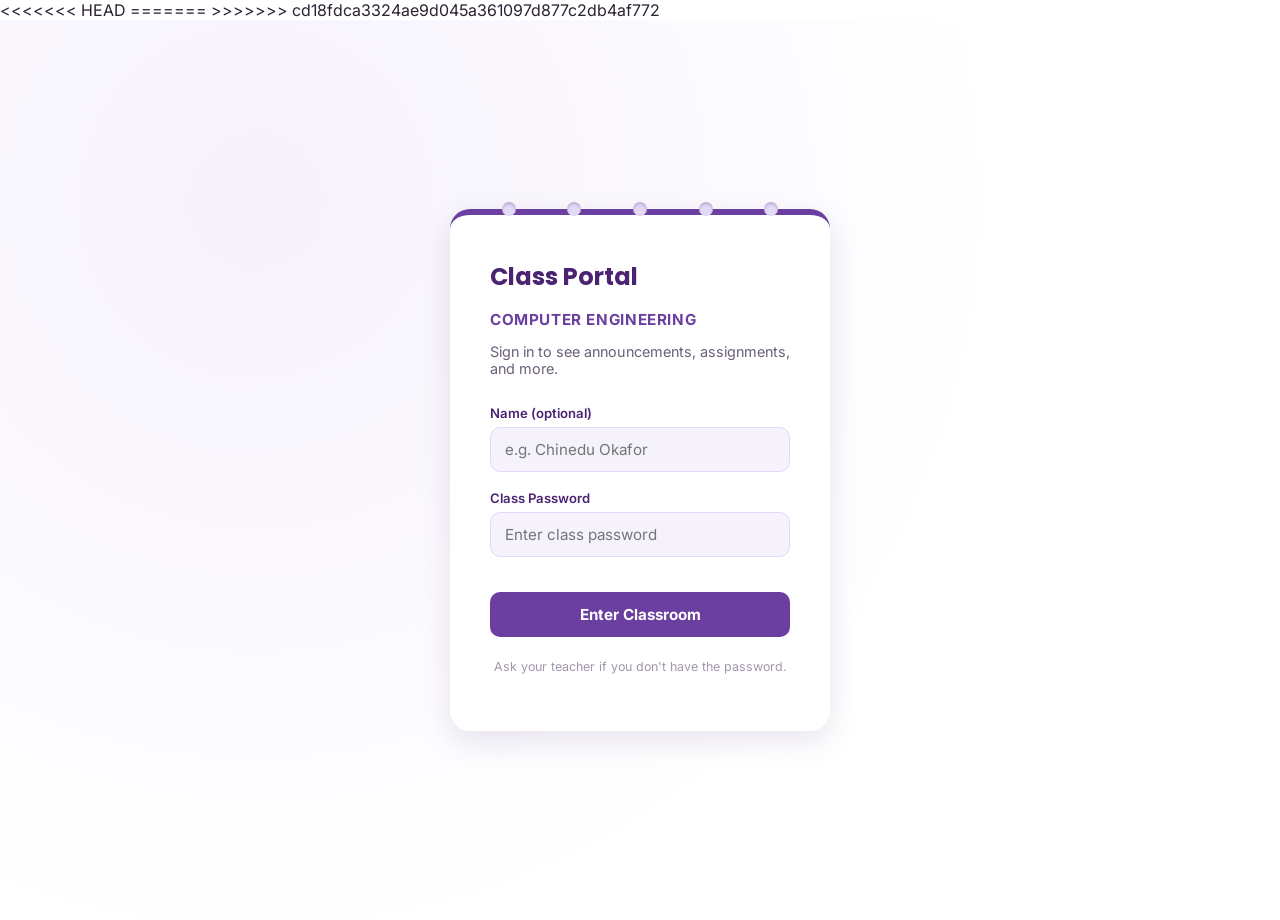
<file: index.html>
<!DOCTYPE html>
<html lang="en">
<head>
<meta charset="UTF-8" />
<meta name="viewport" content="width=device-width, initial-scale=1.0" />
<<<<<<< HEAD
<link rel="manifest" href="manifest.json" />
<meta name="theme-color" content="#6B3FA0" />
<link rel="icon" href="icons/icon-192.png" />
<link rel="apple-touch-icon" href="icons/icon-192.png" />
<meta name="mobile-web-app-capable" content="yes" />
<meta name="apple-mobile-web-app-capable" content="yes" />
<meta name="apple-mobile-web-app-status-bar-style" content="black-translucent" />

=======
>>>>>>> cd18fdca3324ae9d045a361097d877c2db4af772
<title>Class Portal — Sign In</title>
<link rel="stylesheet" href="css/style.css" />
</head>
<body>

<div class="auth-wrap">
  <div class="auth-card">
    <div class="ring-row">
      <span class="hole"></span><span class="hole"></span><span class="hole"></span>
      <span class="hole"></span><span class="hole"></span>
    </div>
    <h1>Class Portal</h1>
    <p class="class-name">Computer Engineering</p>
    <p class="sub">Sign in to see announcements, assignments, and more.</p>

    <form id="loginForm" novalidate>
      <div class="field">
        <label for="studentName">Name (optional)</label>
        <input type="text" id="studentName" placeholder="e.g. Chinedu Okafor" autocomplete="name" />
      </div>
      <div class="field">
        <label for="password">Class Password</label>
        <input type="password" id="password" placeholder="Enter class password" required autocomplete="current-password" />
      </div>
      <div class="error-msg" id="errorMsg"></div>
      <button type="submit" class="submit-btn">Enter Classroom</button>
    </form>

    <p class="hint">Ask your teacher if you don't have the password.</p>
  </div>
</div>

<script src="js/app.js"></script>
</body>
</html>
</file>
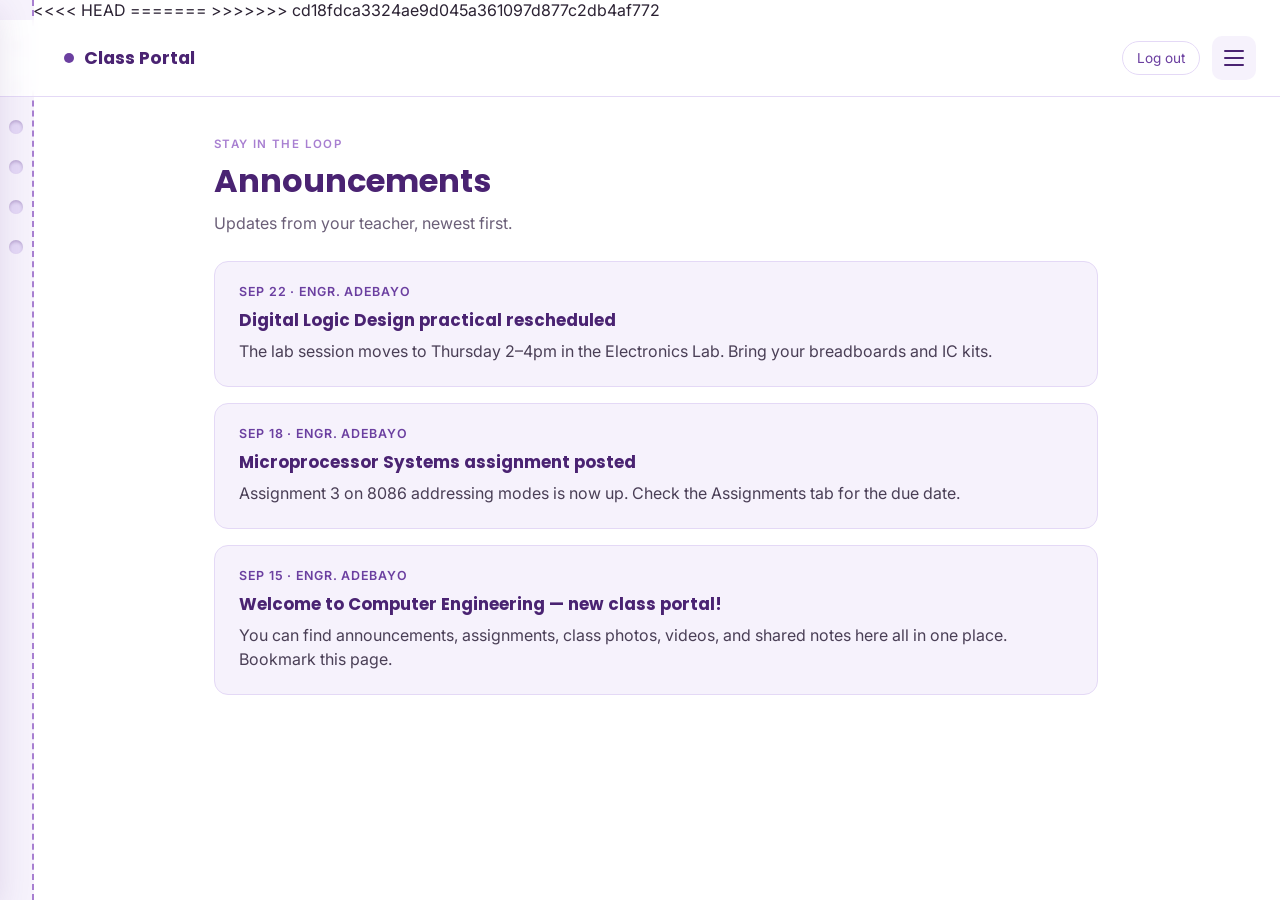
<file: announcements.html>
<!DOCTYPE html>
<html lang="en">
<head>
<meta charset="UTF-8" />
<meta name="viewport" content="width=device-width, initial-scale=1.0" />
<<<<<<< HEAD
<link rel="manifest" href="manifest.json" />
<meta name="theme-color" content="#6B3FA0" />
<link rel="icon" href="icons/icon-192.png" />
<link rel="apple-touch-icon" href="icons/icon-192.png" />
<meta name="mobile-web-app-capable" content="yes" />
<meta name="apple-mobile-web-app-capable" content="yes" />
<meta name="apple-mobile-web-app-status-bar-style" content="black-translucent" />

=======
>>>>>>> cd18fdca3324ae9d045a361097d877c2db4af772
<title>Class Portal — Announcements</title>
<link rel="stylesheet" href="css/style.css" />
</head>
<body>
<div class="notebook-edge">
  <span class="hole"></span><span class="hole"></span><span class="hole"></span>
  <span class="hole"></span><span class="hole"></span><span class="hole"></span>
</div>

<header class="topbar">
  <div class="brand"><span class="dot"></span>Class Portal</div>
  <div style="display:flex; align-items:center; gap:12px;">
    <a href="#" class="logout-link" onclick="logout(); return false;">Log out</a>
    <button class="hamburger" id="hamburger" aria-label="Open menu"><span></span><span></span><span></span></button>
  </div>
</header>

<div class="nav-overlay" id="navOverlay"></div>
<nav class="side-nav" id="sideNav">
  <button class="nav-close" id="navClose" aria-label="Close menu">&times;</button>
  <div class="side-brand">📘 Menu</div>
  <a href="dashboard.html" data-page="dashboard.html">Home</a>
  <a href="announcements.html" data-page="announcements.html">Announcements</a>
  <a href="assignments.html" data-page="assignments.html">Assignments</a>
  <a href="members.html" data-page="members.html">Class Members</a>
  <a href="settings.html" data-page="settings.html">Light Mode <span class="tag">theme</span></a>
  <a href="photos.html" data-page="photos.html">Class Photos</a>
  <a href="videos.html" data-page="videos.html">Class Videos</a>
  <a href="notes.html" data-page="notes.html">Notes</a>
</nav>

<main class="page">

  <div class="page-header">
    <span class="eyebrow">Stay in the loop</span>
    <h1>Announcements</h1>
    <p>Updates from your teacher, newest first.</p>
  </div>

  <div class="card">
    <span class="meta">Sep 22 &middot; Engr. Adebayo</span>
    <h3>Digital Logic Design practical rescheduled</h3>
    <p>The lab session moves to Thursday 2–4pm in the Electronics Lab. Bring your breadboards and IC kits.</p>
  </div>
  <div class="card">
    <span class="meta">Sep 18 &middot; Engr. Adebayo</span>
    <h3>Microprocessor Systems assignment posted</h3>
    <p>Assignment 3 on 8086 addressing modes is now up. Check the Assignments tab for the due date.</p>
  </div>
  <div class="card">
    <span class="meta">Sep 15 &middot; Engr. Adebayo</span>
    <h3>Welcome to Computer Engineering — new class portal!</h3>
    <p>You can find announcements, assignments, class photos, videos, and shared notes here all in one place. Bookmark this page.</p>
  </div>

</main>

<script src="js/app.js"></script>
<script>requireAuth();</script>
</body>
</html>
</file>
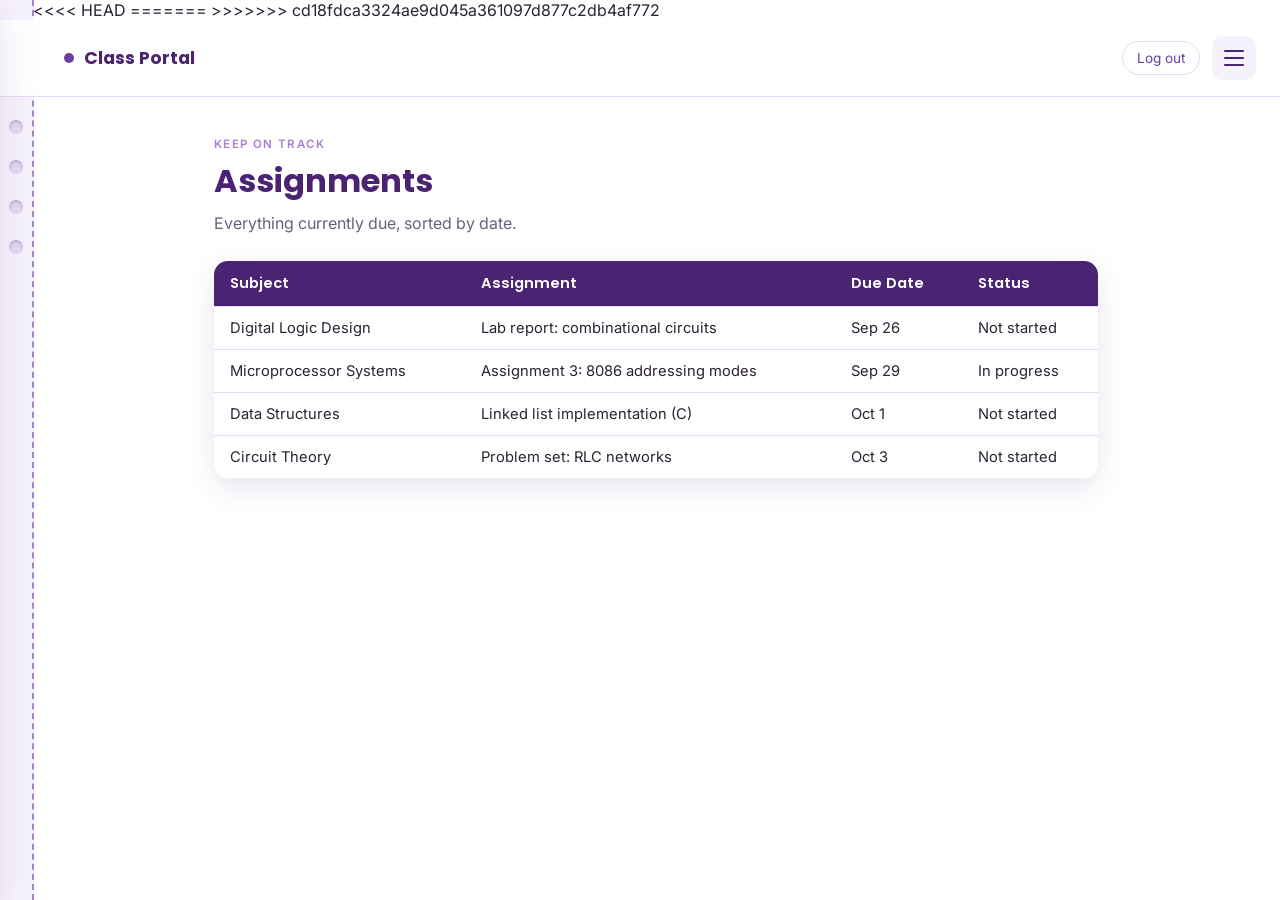
<file: assignments.html>
<!DOCTYPE html>
<html lang="en">
<head>
<meta charset="UTF-8" />
<meta name="viewport" content="width=device-width, initial-scale=1.0" />
<<<<<<< HEAD
<link rel="manifest" href="manifest.json" />
<meta name="theme-color" content="#6B3FA0" />
<link rel="icon" href="icons/icon-192.png" />
<link rel="apple-touch-icon" href="icons/icon-192.png" />
<meta name="mobile-web-app-capable" content="yes" />
<meta name="apple-mobile-web-app-capable" content="yes" />
<meta name="apple-mobile-web-app-status-bar-style" content="black-translucent" />

=======
>>>>>>> cd18fdca3324ae9d045a361097d877c2db4af772
<title>Class Portal — Assignments</title>
<link rel="stylesheet" href="css/style.css" />
</head>
<body>
<div class="notebook-edge">
  <span class="hole"></span><span class="hole"></span><span class="hole"></span>
  <span class="hole"></span><span class="hole"></span><span class="hole"></span>
</div>

<header class="topbar">
  <div class="brand"><span class="dot"></span>Class Portal</div>
  <div style="display:flex; align-items:center; gap:12px;">
    <a href="#" class="logout-link" onclick="logout(); return false;">Log out</a>
    <button class="hamburger" id="hamburger" aria-label="Open menu"><span></span><span></span><span></span></button>
  </div>
</header>

<div class="nav-overlay" id="navOverlay"></div>
<nav class="side-nav" id="sideNav">
  <button class="nav-close" id="navClose" aria-label="Close menu">&times;</button>
  <div class="side-brand">📘 Menu</div>
  <a href="dashboard.html" data-page="dashboard.html">Home</a>
  <a href="announcements.html" data-page="announcements.html">Announcements</a>
  <a href="assignments.html" data-page="assignments.html">Assignments</a>
  <a href="members.html" data-page="members.html">Class Members</a>
  <a href="settings.html" data-page="settings.html">Light Mode <span class="tag">theme</span></a>
  <a href="photos.html" data-page="photos.html">Class Photos</a>
  <a href="videos.html" data-page="videos.html">Class Videos</a>
  <a href="notes.html" data-page="notes.html">Notes</a>
</nav>

<main class="page">

  <div class="page-header">
    <span class="eyebrow">Keep on track</span>
    <h1>Assignments</h1>
    <p>Everything currently due, sorted by date.</p>
  </div>

  <table>
    <thead>
      <tr><th>Subject</th><th>Assignment</th><th>Due Date</th><th>Status</th></tr>
    </thead>
    <tbody>
      <tr><td>Digital Logic Design</td><td>Lab report: combinational circuits</td><td>Sep 26</td><td>Not started</td></tr>
      <tr><td>Microprocessor Systems</td><td>Assignment 3: 8086 addressing modes</td><td>Sep 29</td><td>In progress</td></tr>
      <tr><td>Data Structures</td><td>Linked list implementation (C)</td><td>Oct 1</td><td>Not started</td></tr>
      <tr><td>Circuit Theory</td><td>Problem set: RLC networks</td><td>Oct 3</td><td>Not started</td></tr>
    </tbody>
  </table>

</main>

<script src="js/app.js"></script>
<script>requireAuth();</script>
</body>
</html>
</file>
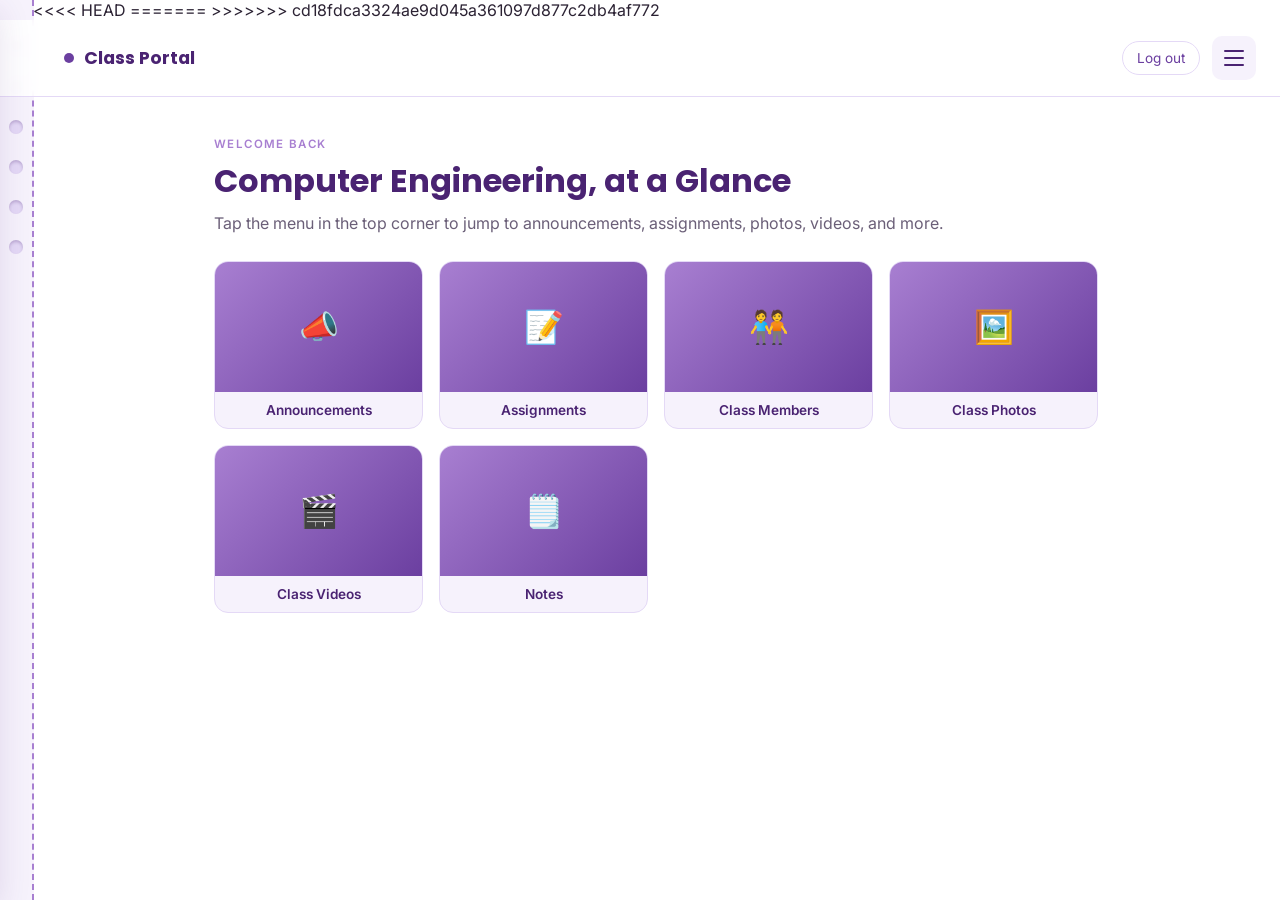
<file: dashboard.html>
<!DOCTYPE html>
<html lang="en">
<head>
<meta charset="UTF-8" />
<meta name="viewport" content="width=device-width, initial-scale=1.0" />
<<<<<<< HEAD
<link rel="manifest" href="manifest.json" />
<meta name="theme-color" content="#6B3FA0" />
<link rel="icon" href="icons/icon-192.png" />
<link rel="apple-touch-icon" href="icons/icon-192.png" />
<meta name="mobile-web-app-capable" content="yes" />
<meta name="apple-mobile-web-app-capable" content="yes" />
<meta name="apple-mobile-web-app-status-bar-style" content="black-translucent" />

=======
>>>>>>> cd18fdca3324ae9d045a361097d877c2db4af772
<title>Class Portal — Home</title>
<link rel="stylesheet" href="css/style.css" />
</head>
<body>
<div class="notebook-edge">
  <span class="hole"></span><span class="hole"></span><span class="hole"></span>
  <span class="hole"></span><span class="hole"></span><span class="hole"></span>
</div>

<header class="topbar">
  <div class="brand"><span class="dot"></span>Class Portal</div>
  <div style="display:flex; align-items:center; gap:12px;">
    <a href="#" class="logout-link" onclick="logout(); return false;">Log out</a>
    <button class="hamburger" id="hamburger" aria-label="Open menu"><span></span><span></span><span></span></button>
  </div>
</header>

<div class="nav-overlay" id="navOverlay"></div>
<nav class="side-nav" id="sideNav">
  <button class="nav-close" id="navClose" aria-label="Close menu">&times;</button>
  <div class="side-brand">📘 Menu</div>
  <a href="dashboard.html" data-page="dashboard.html">Home</a>
  <a href="announcements.html" data-page="announcements.html">Announcements</a>
  <a href="assignments.html" data-page="assignments.html">Assignments</a>
  <a href="members.html" data-page="members.html">Class Members</a>
  <a href="settings.html" data-page="settings.html">Light Mode <span class="tag">theme</span></a>
  <a href="photos.html" data-page="photos.html">Class Photos</a>
  <a href="videos.html" data-page="videos.html">Class Videos</a>
  <a href="notes.html" data-page="notes.html">Notes</a>
</nav>

<main class="page">
  <div class="page-header">
    <span class="eyebrow">Welcome back</span>
    <h1>Computer Engineering, at a Glance</h1>
    <p>Tap the menu in the top corner to jump to announcements, assignments, photos, videos, and more.</p>
  </div>

  <div class="grid">
    <a href="announcements.html" class="tile" style="text-decoration:none;">
      <div class="thumb">📣</div>
      <div class="label">Announcements</div>
    </a>
    <a href="assignments.html" class="tile" style="text-decoration:none;">
      <div class="thumb">📝</div>
      <div class="label">Assignments</div>
    </a>
    <a href="members.html" class="tile" style="text-decoration:none;">
      <div class="thumb">🧑‍🤝‍🧑</div>
      <div class="label">Class Members</div>
    </a>
    <a href="photos.html" class="tile" style="text-decoration:none;">
      <div class="thumb">🖼️</div>
      <div class="label">Class Photos</div>
    </a>
    <a href="videos.html" class="tile" style="text-decoration:none;">
      <div class="thumb">🎬</div>
      <div class="label">Class Videos</div>
    </a>
    <a href="notes.html" class="tile" style="text-decoration:none;">
      <div class="thumb">🗒️</div>
      <div class="label">Notes</div>
    </a>
  </div>
</main>

<script src="js/app.js"></script>
<script>requireAuth();</script>
</body>
</html>
</file>
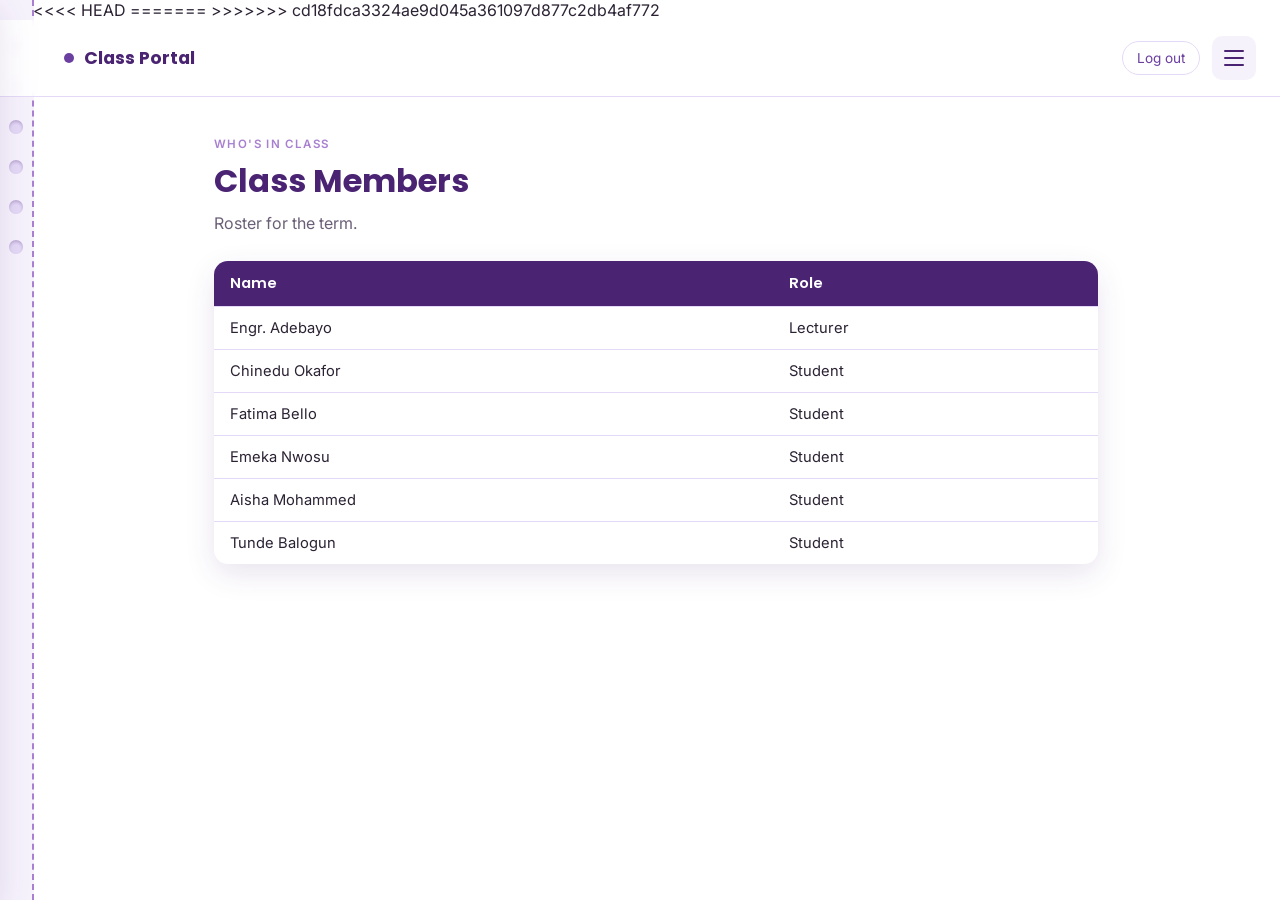
<file: members.html>
<!DOCTYPE html>
<html lang="en">
<head>
<meta charset="UTF-8" />
<meta name="viewport" content="width=device-width, initial-scale=1.0" />
<<<<<<< HEAD
<link rel="manifest" href="manifest.json" />
<meta name="theme-color" content="#6B3FA0" />
<link rel="icon" href="icons/icon-192.png" />
<link rel="apple-touch-icon" href="icons/icon-192.png" />
<meta name="mobile-web-app-capable" content="yes" />
<meta name="apple-mobile-web-app-capable" content="yes" />
<meta name="apple-mobile-web-app-status-bar-style" content="black-translucent" />

=======
>>>>>>> cd18fdca3324ae9d045a361097d877c2db4af772
<title>Class Portal — Class Members</title>
<link rel="stylesheet" href="css/style.css" />
</head>
<body>
<div class="notebook-edge">
  <span class="hole"></span><span class="hole"></span><span class="hole"></span>
  <span class="hole"></span><span class="hole"></span><span class="hole"></span>
</div>

<header class="topbar">
  <div class="brand"><span class="dot"></span>Class Portal</div>
  <div style="display:flex; align-items:center; gap:12px;">
    <a href="#" class="logout-link" onclick="logout(); return false;">Log out</a>
    <button class="hamburger" id="hamburger" aria-label="Open menu"><span></span><span></span><span></span></button>
  </div>
</header>

<div class="nav-overlay" id="navOverlay"></div>
<nav class="side-nav" id="sideNav">
  <button class="nav-close" id="navClose" aria-label="Close menu">&times;</button>
  <div class="side-brand">📘 Menu</div>
  <a href="dashboard.html" data-page="dashboard.html">Home</a>
  <a href="announcements.html" data-page="announcements.html">Announcements</a>
  <a href="assignments.html" data-page="assignments.html">Assignments</a>
  <a href="members.html" data-page="members.html">Class Members</a>
  <a href="settings.html" data-page="settings.html">Light Mode <span class="tag">theme</span></a>
  <a href="photos.html" data-page="photos.html">Class Photos</a>
  <a href="videos.html" data-page="videos.html">Class Videos</a>
  <a href="notes.html" data-page="notes.html">Notes</a>
</nav>

<main class="page">

  <div class="page-header">
    <span class="eyebrow">Who's in class</span>
    <h1>Class Members</h1>
    <p>Roster for the term.</p>
  </div>

  <table>
    <thead>
      <tr><th>Name</th><th>Role</th></tr>
    </thead>
    <tbody>
      <tr><td>Engr. Adebayo</td><td>Lecturer</td></tr>
      <tr><td>Chinedu Okafor</td><td>Student</td></tr>
      <tr><td>Fatima Bello</td><td>Student</td></tr>
      <tr><td>Emeka Nwosu</td><td>Student</td></tr>
      <tr><td>Aisha Mohammed</td><td>Student</td></tr>
      <tr><td>Tunde Balogun</td><td>Student</td></tr>
    </tbody>
  </table>

</main>

<script src="js/app.js"></script>
<script>requireAuth();</script>
</body>
</html>
</file>
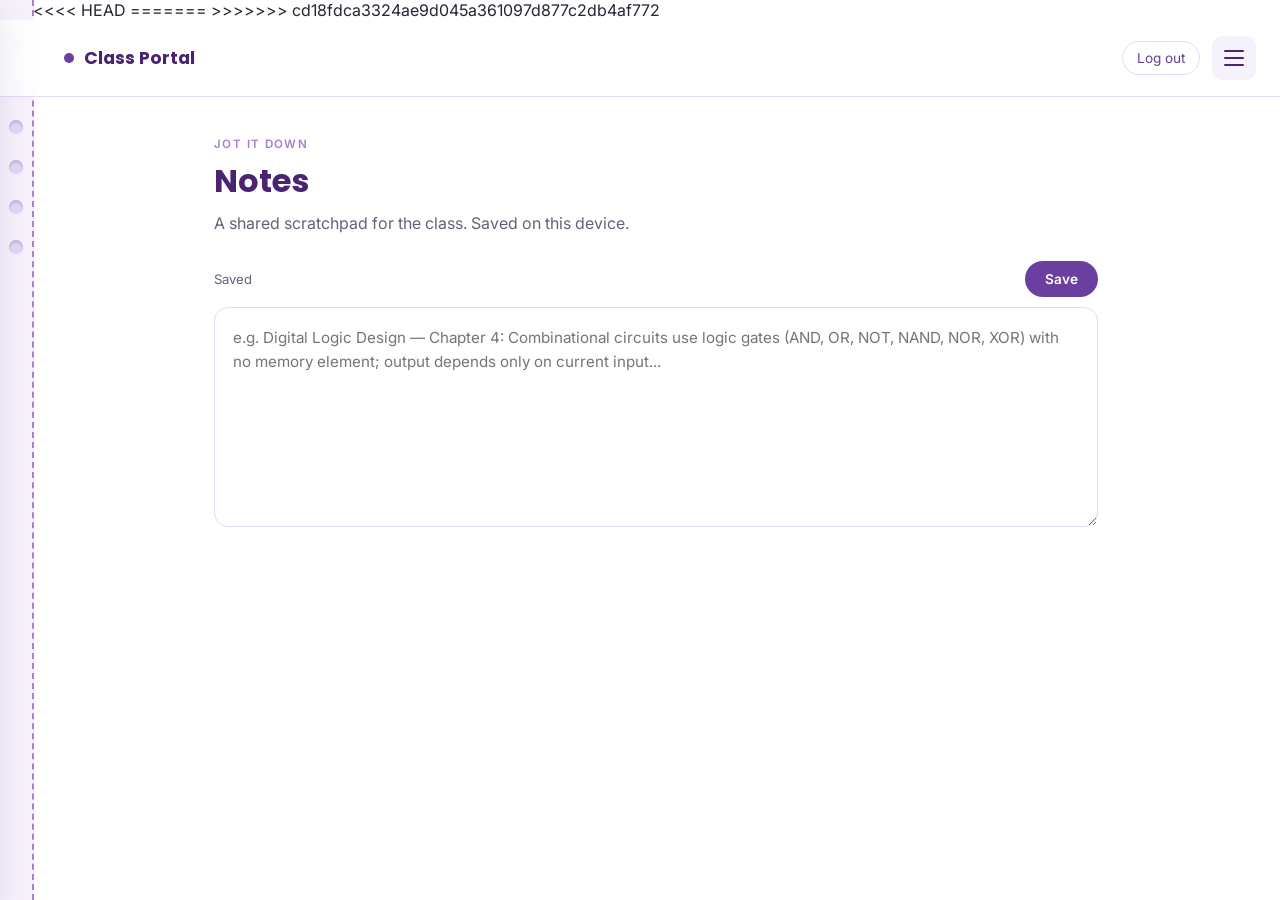
<file: notes.html>
<!DOCTYPE html>
<html lang="en">
<head>
<meta charset="UTF-8" />
<meta name="viewport" content="width=device-width, initial-scale=1.0" />
<<<<<<< HEAD
<link rel="manifest" href="manifest.json" />
<meta name="theme-color" content="#6B3FA0" />
<link rel="icon" href="icons/icon-192.png" />
<link rel="apple-touch-icon" href="icons/icon-192.png" />
<meta name="mobile-web-app-capable" content="yes" />
<meta name="apple-mobile-web-app-capable" content="yes" />
<meta name="apple-mobile-web-app-status-bar-style" content="black-translucent" />

=======
>>>>>>> cd18fdca3324ae9d045a361097d877c2db4af772
<title>Class Portal — Notes</title>
<link rel="stylesheet" href="css/style.css" />
</head>
<body>
<div class="notebook-edge">
  <span class="hole"></span><span class="hole"></span><span class="hole"></span>
  <span class="hole"></span><span class="hole"></span><span class="hole"></span>
</div>

<header class="topbar">
  <div class="brand"><span class="dot"></span>Class Portal</div>
  <div style="display:flex; align-items:center; gap:12px;">
    <a href="#" class="logout-link" onclick="logout(); return false;">Log out</a>
    <button class="hamburger" id="hamburger" aria-label="Open menu"><span></span><span></span><span></span></button>
  </div>
</header>

<div class="nav-overlay" id="navOverlay"></div>
<nav class="side-nav" id="sideNav">
  <button class="nav-close" id="navClose" aria-label="Close menu">&times;</button>
  <div class="side-brand">📘 Menu</div>
  <a href="dashboard.html" data-page="dashboard.html">Home</a>
  <a href="announcements.html" data-page="announcements.html">Announcements</a>
  <a href="assignments.html" data-page="assignments.html">Assignments</a>
  <a href="members.html" data-page="members.html">Class Members</a>
  <a href="settings.html" data-page="settings.html">Light Mode <span class="tag">theme</span></a>
  <a href="photos.html" data-page="photos.html">Class Photos</a>
  <a href="videos.html" data-page="videos.html">Class Videos</a>
  <a href="notes.html" data-page="notes.html">Notes</a>
</nav>

<main class="page">

  <div class="page-header">
    <span class="eyebrow">Jot it down</span>
    <h1>Notes</h1>
    <p>A shared scratchpad for the class. Saved on this device.</p>
  </div>

  <div class="note-toolbar">
    <span id="saveStatus">Saved</span>
    <button class="save-btn" id="saveNoteBtn">Save</button>
  </div>
  <textarea class="note-area" id="noteArea" placeholder="e.g. Digital Logic Design — Chapter 4: Combinational circuits use logic gates (AND, OR, NOT, NAND, NOR, XOR) with no memory element; output depends only on current input..."></textarea>

  <script>
    const noteArea = document.getElementById("noteArea");
    const saveStatus = document.getElementById("saveStatus");
    const saveBtn = document.getElementById("saveNoteBtn");
    const NOTES_KEY = "classPortalNotes";

    noteArea.value = localStorage.getItem(NOTES_KEY) || "";

    function saveNote() {
      localStorage.setItem(NOTES_KEY, noteArea.value);
      saveStatus.textContent = "Saved";
    }
    saveBtn.addEventListener("click", saveNote);
    noteArea.addEventListener("input", () => { saveStatus.textContent = "Unsaved changes..."; });
  </script>

</main>

<script src="js/app.js"></script>
<script>requireAuth();</script>
</body>
</html>
</file>
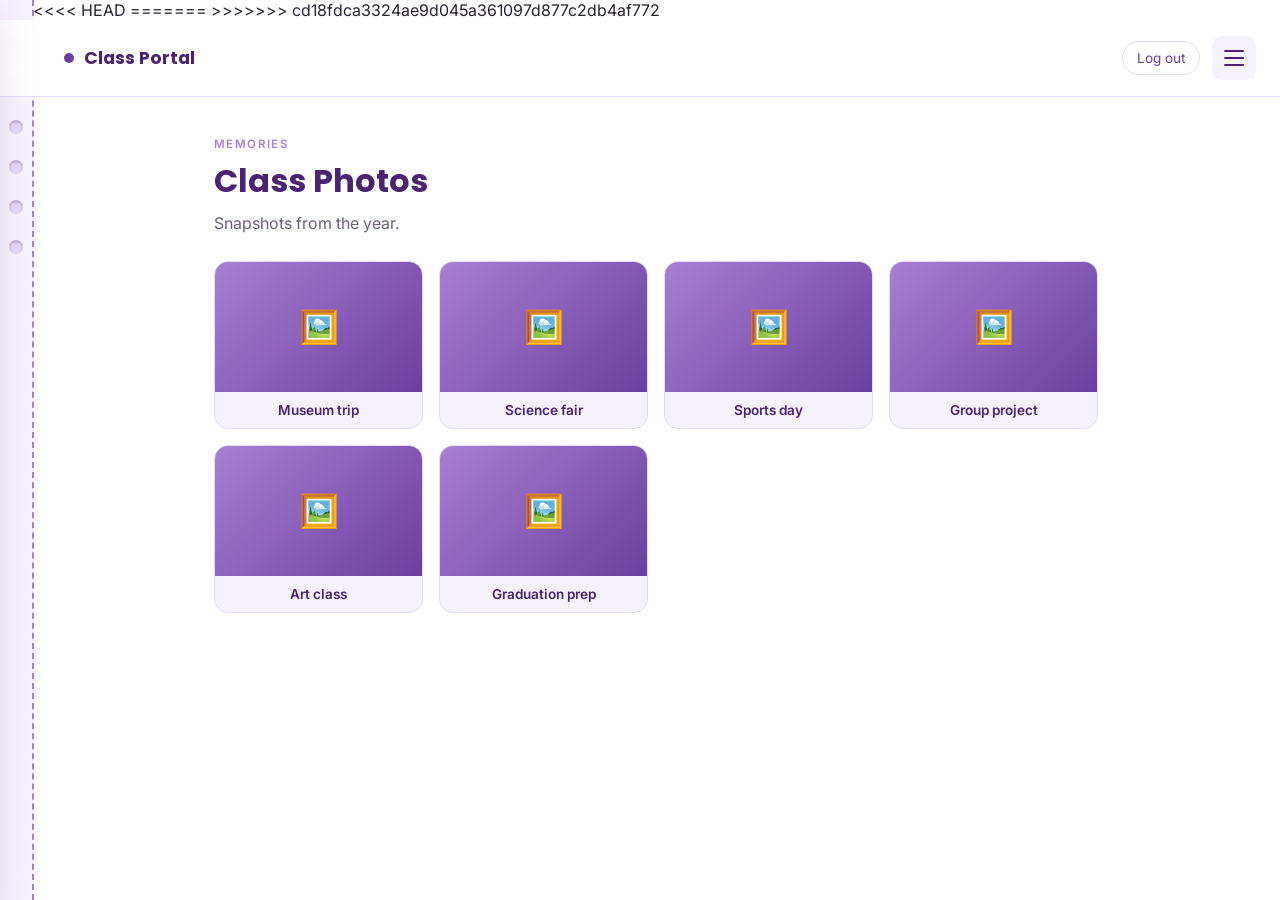
<file: photos.html>
<!DOCTYPE html>
<html lang="en">
<head>
<meta charset="UTF-8" />
<meta name="viewport" content="width=device-width, initial-scale=1.0" />
<<<<<<< HEAD
<link rel="manifest" href="manifest.json" />
<meta name="theme-color" content="#6B3FA0" />
<link rel="icon" href="icons/icon-192.png" />
<link rel="apple-touch-icon" href="icons/icon-192.png" />
<meta name="mobile-web-app-capable" content="yes" />
<meta name="apple-mobile-web-app-capable" content="yes" />
<meta name="apple-mobile-web-app-status-bar-style" content="black-translucent" />

=======
>>>>>>> cd18fdca3324ae9d045a361097d877c2db4af772
<title>Class Portal — Class Photos</title>
<link rel="stylesheet" href="css/style.css" />
</head>
<body>
<div class="notebook-edge">
  <span class="hole"></span><span class="hole"></span><span class="hole"></span>
  <span class="hole"></span><span class="hole"></span><span class="hole"></span>
</div>

<header class="topbar">
  <div class="brand"><span class="dot"></span>Class Portal</div>
  <div style="display:flex; align-items:center; gap:12px;">
    <a href="#" class="logout-link" onclick="logout(); return false;">Log out</a>
    <button class="hamburger" id="hamburger" aria-label="Open menu"><span></span><span></span><span></span></button>
  </div>
</header>

<div class="nav-overlay" id="navOverlay"></div>
<nav class="side-nav" id="sideNav">
  <button class="nav-close" id="navClose" aria-label="Close menu">&times;</button>
  <div class="side-brand">📘 Menu</div>
  <a href="dashboard.html" data-page="dashboard.html">Home</a>
  <a href="announcements.html" data-page="announcements.html">Announcements</a>
  <a href="assignments.html" data-page="assignments.html">Assignments</a>
  <a href="members.html" data-page="members.html">Class Members</a>
  <a href="settings.html" data-page="settings.html">Light Mode <span class="tag">theme</span></a>
  <a href="photos.html" data-page="photos.html">Class Photos</a>
  <a href="videos.html" data-page="videos.html">Class Videos</a>
  <a href="notes.html" data-page="notes.html">Notes</a>
</nav>

<main class="page">

  <div class="page-header">
    <span class="eyebrow">Memories</span>
    <h1>Class Photos</h1>
    <p>Snapshots from the year.</p>
  </div>

  <div class="grid">
    <div class="tile"><div class="thumb">🖼️</div><div class="label">Museum trip</div></div>
    <div class="tile"><div class="thumb">🖼️</div><div class="label">Science fair</div></div>
    <div class="tile"><div class="thumb">🖼️</div><div class="label">Sports day</div></div>
    <div class="tile"><div class="thumb">🖼️</div><div class="label">Group project</div></div>
    <div class="tile"><div class="thumb">🖼️</div><div class="label">Art class</div></div>
    <div class="tile"><div class="thumb">🖼️</div><div class="label">Graduation prep</div></div>
  </div>

</main>

<script src="js/app.js"></script>
<script>requireAuth();</script>
</body>
</html>
</file>
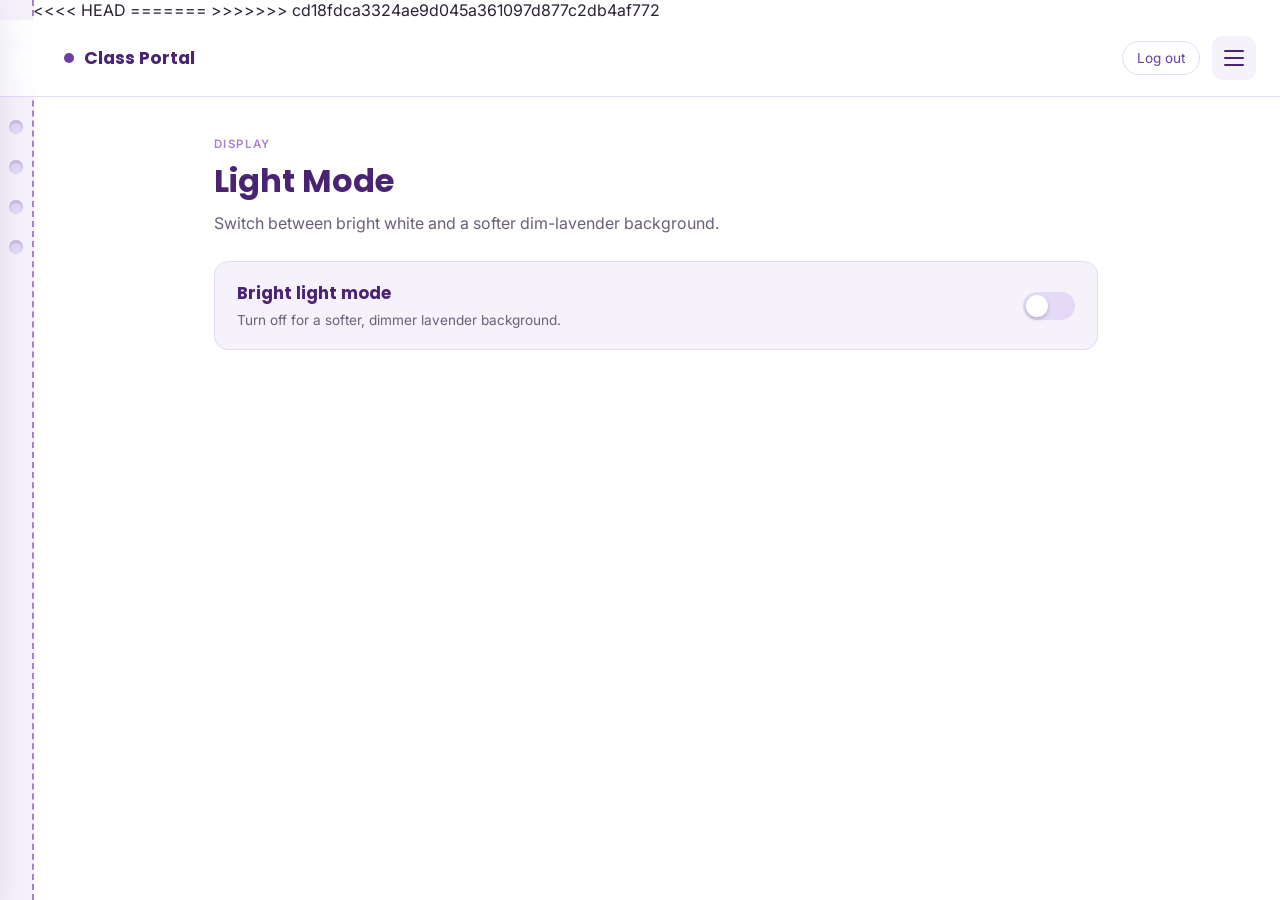
<file: settings.html>
<!DOCTYPE html>
<html lang="en">
<head>
<meta charset="UTF-8" />
<meta name="viewport" content="width=device-width, initial-scale=1.0" />
<<<<<<< HEAD
<link rel="manifest" href="manifest.json" />
<meta name="theme-color" content="#6B3FA0" />
<link rel="icon" href="icons/icon-192.png" />
<link rel="apple-touch-icon" href="icons/icon-192.png" />
<meta name="mobile-web-app-capable" content="yes" />
<meta name="apple-mobile-web-app-capable" content="yes" />
<meta name="apple-mobile-web-app-status-bar-style" content="black-translucent" />

=======
>>>>>>> cd18fdca3324ae9d045a361097d877c2db4af772
<title>Class Portal — Light Mode</title>
<link rel="stylesheet" href="css/style.css" />
</head>
<body>
<div class="notebook-edge">
  <span class="hole"></span><span class="hole"></span><span class="hole"></span>
  <span class="hole"></span><span class="hole"></span><span class="hole"></span>
</div>

<header class="topbar">
  <div class="brand"><span class="dot"></span>Class Portal</div>
  <div style="display:flex; align-items:center; gap:12px;">
    <a href="#" class="logout-link" onclick="logout(); return false;">Log out</a>
    <button class="hamburger" id="hamburger" aria-label="Open menu"><span></span><span></span><span></span></button>
  </div>
</header>

<div class="nav-overlay" id="navOverlay"></div>
<nav class="side-nav" id="sideNav">
  <button class="nav-close" id="navClose" aria-label="Close menu">&times;</button>
  <div class="side-brand">📘 Menu</div>
  <a href="dashboard.html" data-page="dashboard.html">Home</a>
  <a href="announcements.html" data-page="announcements.html">Announcements</a>
  <a href="assignments.html" data-page="assignments.html">Assignments</a>
  <a href="members.html" data-page="members.html">Class Members</a>
  <a href="settings.html" data-page="settings.html">Light Mode <span class="tag">theme</span></a>
  <a href="photos.html" data-page="photos.html">Class Photos</a>
  <a href="videos.html" data-page="videos.html">Class Videos</a>
  <a href="notes.html" data-page="notes.html">Notes</a>
</nav>

<main class="page">

  <div class="page-header">
    <span class="eyebrow">Display</span>
    <h1>Light Mode</h1>
    <p>Switch between bright white and a softer dim-lavender background.</p>
  </div>

  <div class="card" style="padding:0;">
    <div class="toggle-row">
      <div>
        <h3 style="margin-bottom:4px;">Bright light mode</h3>
        <p style="margin:0; color:#6b5f78; font-size:0.85rem;">Turn off for a softer, dimmer lavender background.</p>
      </div>
      <button class="switch" id="themeSwitch" aria-label="Toggle light mode"></button>
    </div>
  </div>

</main>

<script src="js/app.js"></script>
<script>requireAuth();</script>
</body>
</html>
</file>
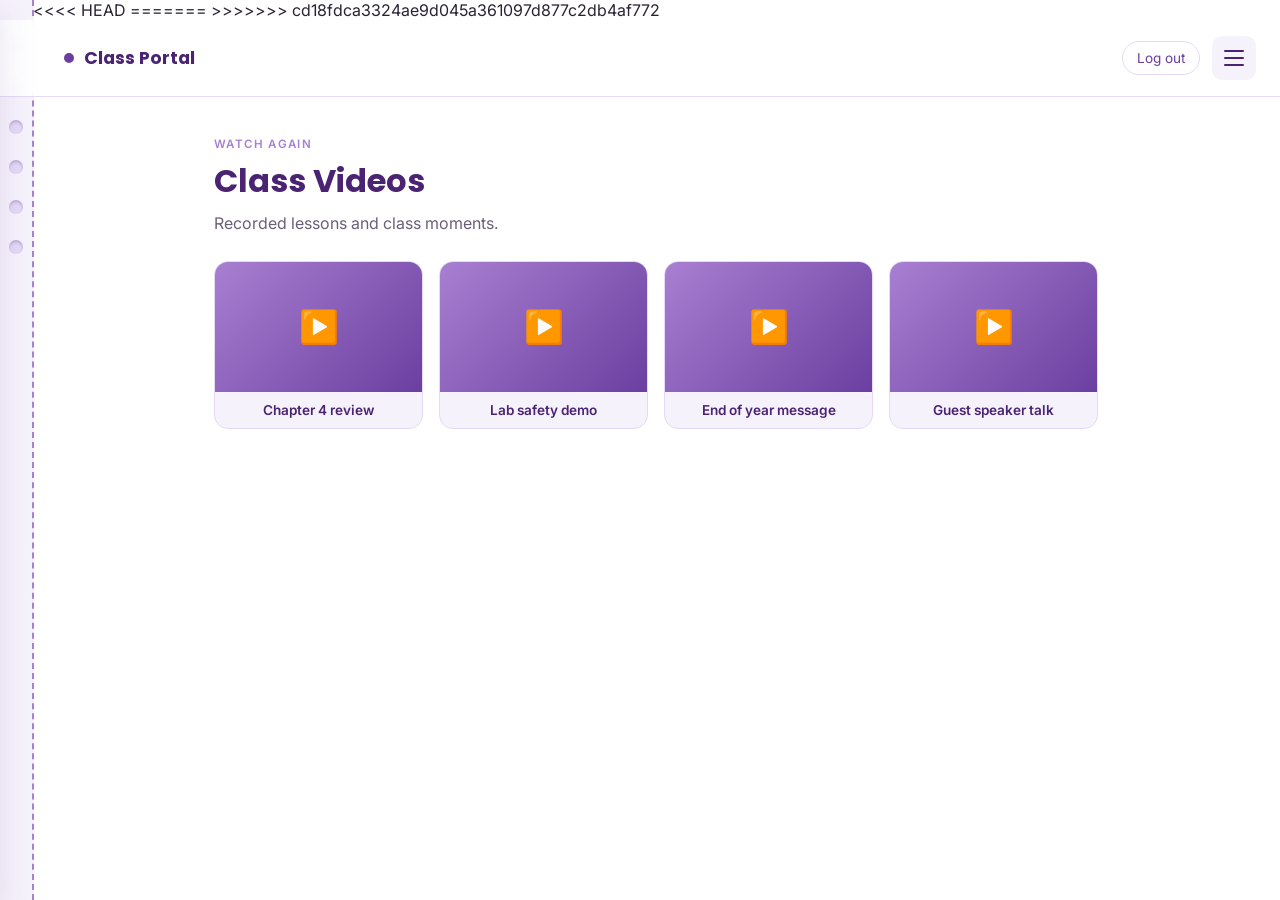
<file: videos.html>
<!DOCTYPE html>
<html lang="en">
<head>
<meta charset="UTF-8" />
<meta name="viewport" content="width=device-width, initial-scale=1.0" />
<<<<<<< HEAD
<link rel="manifest" href="manifest.json" />
<meta name="theme-color" content="#6B3FA0" />
<link rel="icon" href="icons/icon-192.png" />
<link rel="apple-touch-icon" href="icons/icon-192.png" />
<meta name="mobile-web-app-capable" content="yes" />
<meta name="apple-mobile-web-app-capable" content="yes" />
<meta name="apple-mobile-web-app-status-bar-style" content="black-translucent" />

=======
>>>>>>> cd18fdca3324ae9d045a361097d877c2db4af772
<title>Class Portal — Class Videos</title>
<link rel="stylesheet" href="css/style.css" />
</head>
<body>
<div class="notebook-edge">
  <span class="hole"></span><span class="hole"></span><span class="hole"></span>
  <span class="hole"></span><span class="hole"></span><span class="hole"></span>
</div>

<header class="topbar">
  <div class="brand"><span class="dot"></span>Class Portal</div>
  <div style="display:flex; align-items:center; gap:12px;">
    <a href="#" class="logout-link" onclick="logout(); return false;">Log out</a>
    <button class="hamburger" id="hamburger" aria-label="Open menu"><span></span><span></span><span></span></button>
  </div>
</header>

<div class="nav-overlay" id="navOverlay"></div>
<nav class="side-nav" id="sideNav">
  <button class="nav-close" id="navClose" aria-label="Close menu">&times;</button>
  <div class="side-brand">📘 Menu</div>
  <a href="dashboard.html" data-page="dashboard.html">Home</a>
  <a href="announcements.html" data-page="announcements.html">Announcements</a>
  <a href="assignments.html" data-page="assignments.html">Assignments</a>
  <a href="members.html" data-page="members.html">Class Members</a>
  <a href="settings.html" data-page="settings.html">Light Mode <span class="tag">theme</span></a>
  <a href="photos.html" data-page="photos.html">Class Photos</a>
  <a href="videos.html" data-page="videos.html">Class Videos</a>
  <a href="notes.html" data-page="notes.html">Notes</a>
</nav>

<main class="page">

  <div class="page-header">
    <span class="eyebrow">Watch again</span>
    <h1>Class Videos</h1>
    <p>Recorded lessons and class moments.</p>
  </div>

  <div class="grid">
    <div class="tile"><div class="thumb">▶️</div><div class="label">Chapter 4 review</div></div>
    <div class="tile"><div class="thumb">▶️</div><div class="label">Lab safety demo</div></div>
    <div class="tile"><div class="thumb">▶️</div><div class="label">End of year message</div></div>
    <div class="tile"><div class="thumb">▶️</div><div class="label">Guest speaker talk</div></div>
  </div>

</main>

<script src="js/app.js"></script>
<script>requireAuth();</script>
</body>
</html>
</file>
<file: css/style.css>
/* ==========================================================================
   Class Portal — design tokens
   Palette:
     --paper:      #FFFFFF   base background
     --mist:       #F6F2FC   soft lavender panels
     --royal:      #6B3FA0   primary purple
     --violet:     #4A2372   deep violet (headers/ink accents)
     --lilac:      #A87FD1   secondary / hover
     --ink:        #2B2233   body text
   Type:
     Display: "Poppins"  — rounded, friendly, classroom-appropriate
     Body:    "Inter"    — clean, legible
   ========================================================================== */

@import url('https://fonts.googleapis.com/css2?family=Poppins:wght@500;600;700;800&family=Inter:wght@400;500;600&display=swap');

:root {
  --paper: #FFFFFF;
  --mist: #F6F2FC;
  --royal: #6B3FA0;
  --violet: #4A2372;
  --lilac: #A87FD1;
  --ink: #2B2233;
  --ring-hole: #E4D9F6;
  --radius: 14px;
  --shadow: 0 10px 30px rgba(74, 35, 114, 0.12);
}

* { box-sizing: border-box; }

html, body {
  margin: 0;
  padding: 0;
  background: var(--paper);
  color: var(--ink);
  font-family: 'Inter', sans-serif;
  min-height: 100vh;
}

h1, h2, h3, .display {
  font-family: 'Poppins', sans-serif;
  color: var(--violet);
  margin: 0;
}

a { color: var(--royal); }

button {
  font-family: 'Inter', sans-serif;
  cursor: pointer;
}

/* Spiral notebook edge — signature motif, used on page containers */
.notebook-edge {
  position: fixed;
  top: 0;
  left: 0;
  bottom: 0;
  width: 34px;
  background: var(--mist);
  border-right: 2px dashed var(--lilac);
  display: flex;
  flex-direction: column;
  align-items: center;
  justify-content: flex-start;
  gap: 26px;
  padding-top: 40px;
  z-index: 5;
}
.notebook-edge .hole {
  width: 14px;
  height: 14px;
  border-radius: 50%;
  background: var(--ring-hole);
  box-shadow: inset 0 2px 3px rgba(74,35,114,0.25);
}

@media (max-width: 640px) {
  .notebook-edge { display: none; }
}

/* ---------------- Top bar ---------------- */
.topbar {
  position: sticky;
  top: 0;
  z-index: 20;
  display: flex;
  align-items: center;
  justify-content: space-between;
  padding: 16px 24px 16px 64px;
  background: rgba(255,255,255,0.9);
  backdrop-filter: blur(6px);
  border-bottom: 1px solid var(--ring-hole);
}
@media (max-width: 640px) {
  .topbar { padding-left: 20px; }
}

.brand {
  display: flex;
  align-items: center;
  gap: 10px;
  font-family: 'Poppins', sans-serif;
  font-weight: 700;
  color: var(--violet);
  font-size: 1.1rem;
}
.brand .dot {
  width: 10px;
  height: 10px;
  border-radius: 50%;
  background: var(--royal);
}

.hamburger {
  width: 44px;
  height: 44px;
  border-radius: 10px;
  border: none;
  background: var(--mist);
  display: flex;
  flex-direction: column;
  align-items: center;
  justify-content: center;
  gap: 5px;
  transition: background 0.2s ease;
}
.hamburger:hover { background: var(--ring-hole); }
.hamburger span {
  display: block;
  width: 20px;
  height: 2px;
  background: var(--violet);
  border-radius: 2px;
}

.logout-link {
  font-size: 0.85rem;
  color: var(--royal);
  text-decoration: none;
  border: 1px solid var(--ring-hole);
  padding: 8px 14px;
  border-radius: 999px;
  transition: all 0.2s ease;
}
.logout-link:hover { background: var(--mist); }

/* ---------------- Slide-out nav (the "tab list") ---------------- */
.nav-overlay {
  position: fixed;
  inset: 0;
  background: rgba(43, 34, 51, 0.35);
  opacity: 0;
  pointer-events: none;
  transition: opacity 0.25s ease;
  z-index: 30;
}
.nav-overlay.open {
  opacity: 1;
  pointer-events: auto;
}

.side-nav {
  position: fixed;
  top: 0;
  bottom: 0;
  left: 0;
  width: 280px;
  max-width: 82vw;
  background: var(--violet);
  color: white;
  transform: translateX(-100%);
  transition: transform 0.3s cubic-bezier(.25,.8,.25,1);
  z-index: 31;
  padding: 28px 0;
  display: flex;
  flex-direction: column;
  box-shadow: var(--shadow);
}
.side-nav.open { transform: translateX(0); }

.side-nav .side-brand {
  font-family: 'Poppins', sans-serif;
  font-weight: 700;
  font-size: 1.2rem;
  padding: 0 26px 20px;
  border-bottom: 1px solid rgba(255,255,255,0.15);
  margin-bottom: 12px;
}

.side-nav a {
  display: flex;
  align-items: center;
  gap: 12px;
  color: rgba(255,255,255,0.88);
  text-decoration: none;
  font-family: 'Poppins', sans-serif;
  font-weight: 500;
  padding: 14px 26px;
  position: relative;
  transition: background 0.2s ease, color 0.2s ease;
}
.side-nav a .tag {
  font-size: 0.7rem;
  opacity: 0.6;
  font-family: 'Inter', sans-serif;
}
.side-nav a:hover {
  background: rgba(255,255,255,0.08);
  color: white;
}
.side-nav a.active {
  color: white;
  background: rgba(255,255,255,0.14);
}
.side-nav a.active::before {
  content: "";
  position: absolute;
  left: 0; top: 0; bottom: 0;
  width: 4px;
  background: var(--lilac);
  /* highlighter marker on the active tab */
  box-shadow: 0 0 8px var(--lilac);
}

.side-nav .nav-close {
  margin: 0 26px 16px auto;
  background: none;
  border: none;
  color: rgba(255,255,255,0.7);
  font-size: 1.4rem;
  align-self: flex-end;
  margin-right: 20px;
}

/* ---------------- Page shell ---------------- */
.page {
  padding: 40px 32px 80px 64px;
  max-width: 980px;
  margin: 0 auto;
}
@media (max-width: 640px) {
  .page { padding: 28px 20px 60px; }
}

.page-header {
  margin-bottom: 28px;
}
.page-header .eyebrow {
  text-transform: uppercase;
  letter-spacing: 0.12em;
  font-size: 0.72rem;
  color: var(--lilac);
  font-weight: 600;
  margin-bottom: 6px;
  display: block;
}
.page-header h1 {
  font-size: 2rem;
  font-weight: 700;
}
.page-header p {
  color: #6b5f78;
  margin-top: 8px;
}

.card {
  background: var(--mist);
  border-radius: var(--radius);
  padding: 22px 24px;
  margin-bottom: 16px;
  border: 1px solid var(--ring-hole);
}
.card h3 { font-size: 1.05rem; margin-bottom: 6px; }
.card .meta {
  font-size: 0.78rem;
  color: var(--royal);
  font-weight: 600;
  text-transform: uppercase;
  letter-spacing: 0.06em;
  margin-bottom: 8px;
  display: block;
}
.card p { margin: 0; color: #4a3f56; line-height: 1.55; }

.grid {
  display: grid;
  grid-template-columns: repeat(auto-fill, minmax(200px, 1fr));
  gap: 16px;
}
.grid .tile {
  background: var(--mist);
  border-radius: var(--radius);
  overflow: hidden;
  border: 1px solid var(--ring-hole);
  text-align: center;
}
.grid .tile .thumb {
  height: 130px;
  background: linear-gradient(135deg, var(--lilac), var(--royal));
  display: flex;
  align-items: center;
  justify-content: center;
  color: white;
  font-family: 'Poppins', sans-serif;
  font-size: 2rem;
}
.grid .tile .label {
  padding: 10px 8px;
  font-size: 0.85rem;
  font-weight: 600;
  color: var(--violet);
}

table {
  width: 100%;
  border-collapse: collapse;
  background: var(--paper);
  border-radius: var(--radius);
  overflow: hidden;
  box-shadow: var(--shadow);
}
th, td {
  text-align: left;
  padding: 12px 16px;
  border-bottom: 1px solid var(--ring-hole);
  font-size: 0.92rem;
}
th {
  background: var(--violet);
  color: white;
  font-family: 'Poppins', sans-serif;
  font-weight: 600;
}
tr:last-child td { border-bottom: none; }

textarea.note-area {
  width: 100%;
  min-height: 220px;
  border-radius: var(--radius);
  border: 1px solid var(--ring-hole);
  background: var(--paper);
  padding: 18px;
  font-family: 'Inter', sans-serif;
  font-size: 0.95rem;
  color: var(--ink);
  resize: vertical;
  line-height: 1.6;
}
.note-toolbar {
  display: flex;
  justify-content: space-between;
  align-items: center;
  margin-bottom: 10px;
  font-size: 0.82rem;
  color: #6b5f78;
}
.save-btn {
  background: var(--royal);
  color: white;
  border: none;
  padding: 10px 20px;
  border-radius: 999px;
  font-weight: 600;
  font-size: 0.85rem;
  transition: background 0.2s ease;
}
.save-btn:hover { background: var(--violet); }

/* ---------------- Auth page ---------------- */
.auth-wrap {
  min-height: 100vh;
  display: flex;
  align-items: center;
  justify-content: center;
  background: radial-gradient(circle at 20% 20%, var(--mist), var(--paper) 60%);
  padding: 20px;
}
.auth-card {
  background: var(--paper);
  border-radius: 20px;
  box-shadow: var(--shadow);
  padding: 44px 40px;
  width: 100%;
  max-width: 380px;
  border-top: 6px solid var(--royal);
  position: relative;
}
.auth-card .ring-row {
  position: absolute;
  top: -13px;
  left: 0; right: 0;
  display: flex;
  justify-content: space-evenly;
}
.auth-card .ring-row .hole {
  width: 14px; height: 14px;
  border-radius: 50%;
  background: var(--ring-hole);
  box-shadow: inset 0 2px 3px rgba(74,35,114,0.25);
}
.auth-card h1 {
  font-size: 1.5rem;
  margin-bottom: 4px;
}
.auth-card .class-name {
  font-size: 0.95rem;
  font-weight: 700;
  letter-spacing: 0.04em;
  text-transform: uppercase;
  color: var(--royal);
  margin-bottom: 10px;
}
.auth-card .sub {
  color: #6b5f78;
  font-size: 0.9rem;
  margin-bottom: 28px;
}
.field { margin-bottom: 18px; }
.field label {
  display: block;
  font-size: 0.82rem;
  font-weight: 600;
  color: var(--violet);
  margin-bottom: 6px;
}
.field input {
  width: 100%;
  padding: 12px 14px;
  border-radius: 10px;
  border: 1.5px solid var(--ring-hole);
  font-size: 0.95rem;
  font-family: 'Inter', sans-serif;
  background: var(--mist);
  color: var(--ink);
}
.field input:focus {
  outline: none;
  border-color: var(--royal);
  background: var(--paper);
}
.submit-btn {
  width: 100%;
  padding: 13px;
  border: none;
  border-radius: 10px;
  background: var(--royal);
  color: white;
  font-weight: 700;
  font-size: 0.95rem;
  transition: background 0.2s ease, transform 0.15s ease;
}
.submit-btn:hover { background: var(--violet); }
.submit-btn:active { transform: scale(0.98); }
.error-msg {
  color: #B3261E;
  font-size: 0.82rem;
  margin-top: -10px;
  margin-bottom: 14px;
  min-height: 1em;
}
.hint {
  margin-top: 22px;
  text-align: center;
  font-size: 0.78rem;
  color: #a196ac;
}

/* ---------------- Theme: Light (default) / Dim ---------------- */
[data-theme="dim"] {
  --paper: #FBF9FE;
  --mist: #EFE6FB;
  --ring-hole: #D8C6F2;
}

.toggle-row {
  display: flex;
  align-items: center;
  justify-content: space-between;
  padding: 18px 22px;
}
.switch {
  position: relative;
  width: 52px;
  height: 28px;
  background: var(--ring-hole);
  border-radius: 999px;
  border: none;
  cursor: pointer;
  transition: background 0.2s ease;
}
.switch::after {
  content: "";
  position: absolute;
  top: 3px; left: 3px;
  width: 22px; height: 22px;
  border-radius: 50%;
  background: white;
  box-shadow: 0 2px 4px rgba(0,0,0,0.2);
  transition: transform 0.2s ease;
}
.switch.on { background: var(--royal); }
.switch.on::after { transform: translateX(24px); }

:focus-visible {
  outline: 3px solid var(--lilac);
  outline-offset: 2px;
}

@media (prefers-reduced-motion: reduce) {
  * { transition: none !important; }
}
</file>
